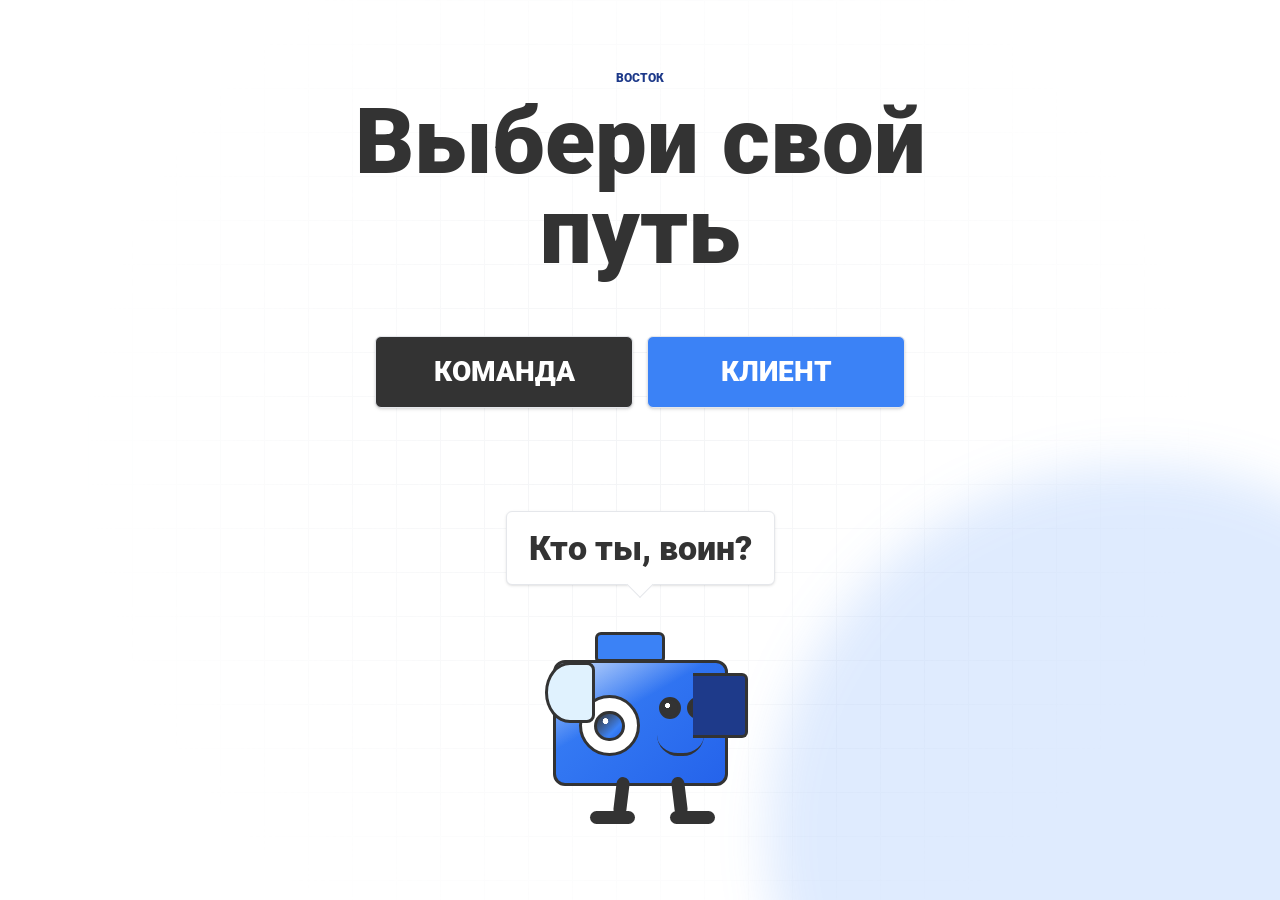
<file: index.html>
<!doctype html>
<html lang="ru">
  <head>
    <meta charset="utf-8">
    <meta name="viewport" content="width=device-width, initial-scale=1">
    <meta name="description" content="Вход в ВОСТОК для команды и клиентов.">
    <title>ВОСТОК</title>
    <link rel="preconnect" href="https://fonts.googleapis.com">
    <link rel="preconnect" href="https://fonts.gstatic.com" crossorigin>
    <link href="https://fonts.googleapis.com/css2?family=Roboto:wght@400;500;700;900&display=swap" rel="stylesheet">
    <link rel="stylesheet" href="styles.css">
  </head>
  <body>
    <main class="entry" aria-labelledby="page-title">
      <section class="entry__panel">
        <p class="entry__eyebrow">ВОСТОК</p>
        <h1 id="page-title">Выбери свой путь</h1>

        <div class="entry__actions" aria-label="Выбор типа входа">
          <a class="choice choice--team" href="crm.html">
            КОМАНДА
          </a>
          <button class="choice choice--client" type="button" data-open-modal="client">
            КЛИЕНТ
          </button>
        </div>
      </section>

      <section class="mascot-zone" aria-label="Маскот видеопродакшна">
        <div class="speech" id="mascot-question">Кто ты, воин?</div>

        <div class="camera-mascot" aria-hidden="true">
          <div class="camera-mascot__top"></div>
          <div class="camera-mascot__body">
            <div class="camera-mascot__lens">
              <span></span>
            </div>
            <div class="camera-mascot__eye camera-mascot__eye--left"></div>
            <div class="camera-mascot__eye camera-mascot__eye--right"></div>
            <div class="camera-mascot__smile"></div>
          </div>
          <div class="camera-mascot__handle"></div>
          <div class="camera-mascot__viewfinder"></div>
          <div class="camera-mascot__leg camera-mascot__leg--left"></div>
          <div class="camera-mascot__leg camera-mascot__leg--right"></div>
          <div class="camera-mascot__foot camera-mascot__foot--left"></div>
          <div class="camera-mascot__foot camera-mascot__foot--right"></div>
        </div>
      </section>
    </main>

    <dialog class="modal" id="client-modal" aria-labelledby="client-title">
      <form class="modal__box" method="dialog" data-form="client">
        <button class="modal__close" type="button" aria-label="Закрыть окно" data-close-modal>
          ×
        </button>
        <p class="modal__eyebrow">Клиентский вход</p>
        <h2 id="client-title">Введите ключ доступа</h2>
        <label class="field">
          <span>Ключ доступа</span>
          <input name="accessKey" type="text" autocomplete="one-time-code" placeholder="Например: VOSTOK-2026">
        </label>
        <button class="modal__submit" type="submit">Продолжить</button>
        <p class="modal__message" role="status" aria-live="polite"></p>
      </form>
    </dialog>

    <script src="script.js"></script>
  </body>
</html>
</file>
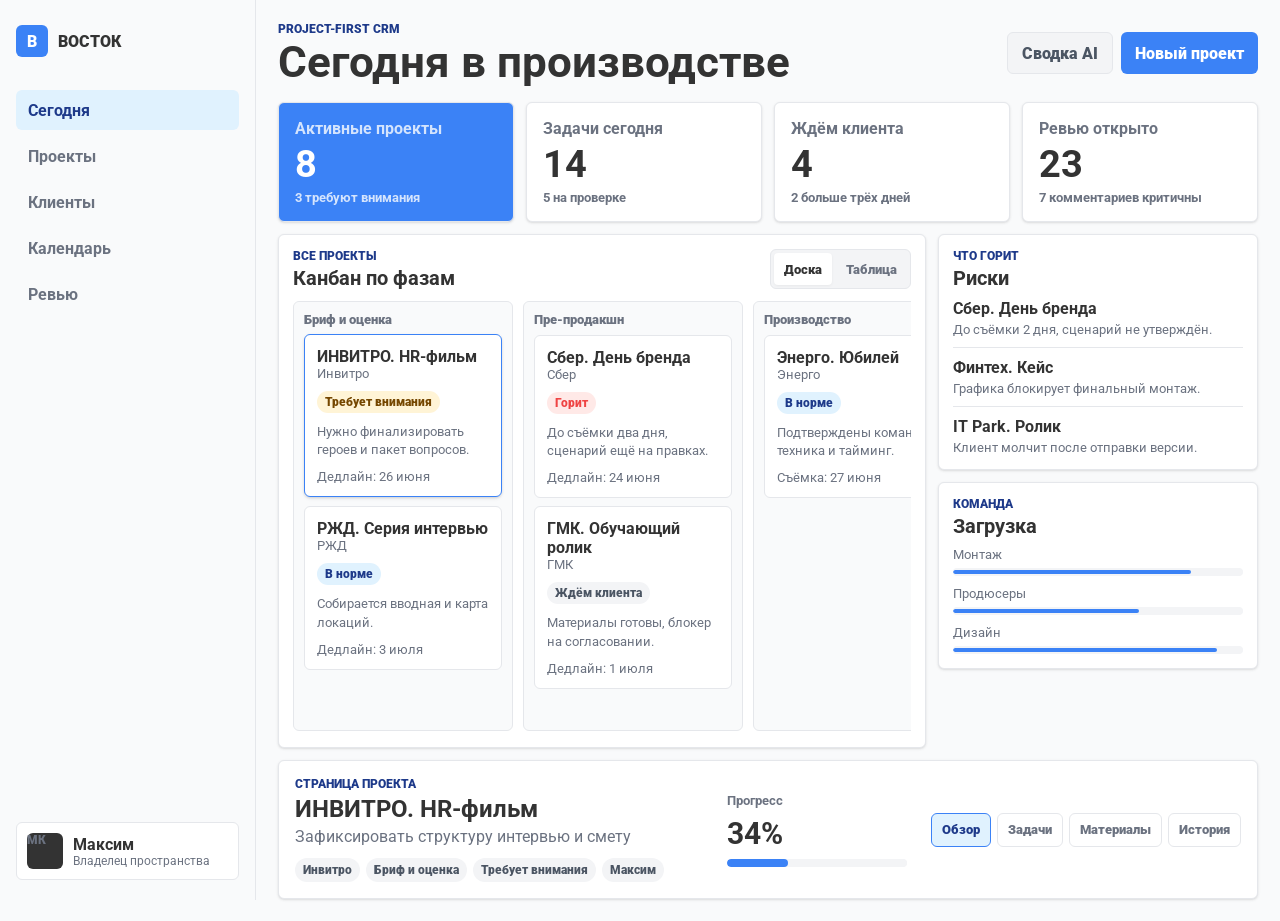
<file: crm.html>
<!doctype html>
<html lang="ru">
  <head>
    <meta charset="utf-8">
    <meta name="viewport" content="width=device-width, initial-scale=1">
    <meta name="description" content="Project-first CRM для видеопродакшна ВОСТОК.">
    <title>ВОСТОК CRM</title>
    <link rel="preconnect" href="https://fonts.googleapis.com">
    <link rel="preconnect" href="https://fonts.gstatic.com" crossorigin>
    <link href="https://fonts.googleapis.com/css2?family=Roboto:wght@400;500;700;900&display=swap" rel="stylesheet">
    <link rel="stylesheet" href="styles.css">
  </head>
  <body class="crm-body">
    <div class="crm-shell">
      <aside class="crm-sidebar" aria-label="Навигация CRM">
        <a class="crm-logo" href="index.html" aria-label="На главную">
          <span class="crm-logo__mark">В</span>
          <span>ВОСТОК</span>
        </a>

        <nav class="crm-nav">
          <button class="crm-nav__item is-active" type="button" data-crm-view="today">
            Сегодня
          </button>
          <button class="crm-nav__item" type="button" data-crm-view="projects">
            Проекты
          </button>
          <button class="crm-nav__item" type="button" data-crm-view="clients">
            Клиенты
          </button>
          <button class="crm-nav__item" type="button" data-crm-view="calendar">
            Календарь
          </button>
          <button class="crm-nav__item" type="button" data-crm-view="review">
            Ревью
          </button>
        </nav>

        <div class="crm-user">
          <span class="crm-user__avatar">МК</span>
          <div>
            <strong>Максим</strong>
            <span>Владелец пространства</span>
          </div>
        </div>
      </aside>

      <main class="crm-main">
        <header class="crm-topbar">
          <div>
            <p class="crm-kicker">Project-first CRM</p>
            <h1>Сегодня в производстве</h1>
          </div>
          <div class="crm-topbar__actions">
            <button class="btn btn--secondary" type="button">Сводка AI</button>
            <button class="btn btn--primary" type="button">Новый проект</button>
          </div>
        </header>

        <section class="crm-view is-active" data-view="today" aria-label="Сегодня">
          <div class="metric-grid">
            <article class="metric-card metric-card--primary">
              <span>Активные проекты</span>
              <strong>8</strong>
              <small>3 требуют внимания</small>
            </article>
            <article class="metric-card">
              <span>Задачи сегодня</span>
              <strong>14</strong>
              <small>5 на проверке</small>
            </article>
            <article class="metric-card">
              <span>Ждём клиента</span>
              <strong>4</strong>
              <small>2 больше трёх дней</small>
            </article>
            <article class="metric-card">
              <span>Ревью открыто</span>
              <strong>23</strong>
              <small>7 комментариев критичны</small>
            </article>
          </div>

          <div class="crm-dashboard">
            <section class="work-section work-section--wide" aria-labelledby="project-board-title">
              <div class="section-head">
                <div>
                  <p class="crm-kicker">Все проекты</p>
                  <h2 id="project-board-title">Канбан по фазам</h2>
                </div>
                <div class="segmented" aria-label="Режим просмотра проектов">
                  <button class="segmented__item is-active" type="button" data-board-mode="board">Доска</button>
                  <button class="segmented__item" type="button" data-board-mode="list">Таблица</button>
                </div>
              </div>

              <div class="project-board" data-board-panel="board">
                <section class="board-lane" aria-label="Бриф и оценка">
                  <h3>Бриф и оценка</h3>
                  <article class="project-card is-selected" tabindex="0" data-project-title="ИНВИТРО. HR-фильм" data-project-client="Инвитро" data-project-phase="Бриф и оценка" data-project-state="Требует внимания" data-project-deadline="26 июня" data-project-owner="Максим" data-project-progress="34" data-project-next="Зафиксировать структуру интервью и смету">
                    <div>
                      <strong>ИНВИТРО. HR-фильм</strong>
                      <span>Инвитро</span>
                    </div>
                    <mark class="status status--warning">Требует внимания</mark>
                    <p>Нужно финализировать героев и пакет вопросов.</p>
                    <small>Дедлайн: 26 июня</small>
                  </article>
                  <article class="project-card" tabindex="0" data-project-title="РЖД. Серия интервью" data-project-client="РЖД" data-project-phase="Бриф и оценка" data-project-state="В норме" data-project-deadline="3 июля" data-project-owner="Катя" data-project-progress="18" data-project-next="Получить список площадок">
                    <div>
                      <strong>РЖД. Серия интервью</strong>
                      <span>РЖД</span>
                    </div>
                    <mark class="status">В норме</mark>
                    <p>Собирается вводная и карта локаций.</p>
                    <small>Дедлайн: 3 июля</small>
                  </article>
                </section>

                <section class="board-lane" aria-label="Пре-продакшн">
                  <h3>Пре-продакшн</h3>
                  <article class="project-card" tabindex="0" data-project-title="Сбер. День бренда" data-project-client="Сбер" data-project-phase="Пре-продакшн" data-project-state="Горит" data-project-deadline="24 июня" data-project-owner="Аня" data-project-progress="52" data-project-next="Утвердить режиссёрский сценарий">
                    <div>
                      <strong>Сбер. День бренда</strong>
                      <span>Сбер</span>
                    </div>
                    <mark class="status status--danger">Горит</mark>
                    <p>До съёмки два дня, сценарий ещё на правках.</p>
                    <small>Дедлайн: 24 июня</small>
                  </article>
                  <article class="project-card" tabindex="0" data-project-title="ГМК. Обучающий ролик" data-project-client="ГМК" data-project-phase="Пре-продакшн" data-project-state="Ждём клиента" data-project-deadline="1 июля" data-project-owner="Дима" data-project-progress="41" data-project-next="Дождаться комментариев юристов">
                    <div>
                      <strong>ГМК. Обучающий ролик</strong>
                      <span>ГМК</span>
                    </div>
                    <mark class="status status--muted">Ждём клиента</mark>
                    <p>Материалы готовы, блокер на согласовании.</p>
                    <small>Дедлайн: 1 июля</small>
                  </article>
                </section>

                <section class="board-lane" aria-label="Производство">
                  <h3>Производство</h3>
                  <article class="project-card" tabindex="0" data-project-title="Энерго. Юбилей" data-project-client="Энерго" data-project-phase="Производство" data-project-state="В норме" data-project-deadline="28 июня" data-project-owner="Максим" data-project-progress="67" data-project-next="Проверить график второго съёмочного дня">
                    <div>
                      <strong>Энерго. Юбилей</strong>
                      <span>Энерго</span>
                    </div>
                    <mark class="status">В норме</mark>
                    <p>Подтверждены команда, техника и тайминг.</p>
                    <small>Съёмка: 27 июня</small>
                  </article>
                </section>

                <section class="board-lane" aria-label="Постпродакшн и ревью">
                  <h3>Пост и ревью</h3>
                  <article class="project-card" tabindex="0" data-project-title="Финтех. Кейс" data-project-client="Финтех" data-project-phase="Внутреннее ревью" data-project-state="Заблокирован" data-project-deadline="25 июня" data-project-owner="Лена" data-project-progress="74" data-project-next="Вернуть графику в монтаж">
                    <div>
                      <strong>Финтех. Кейс</strong>
                      <span>Финтех</span>
                    </div>
                    <mark class="status status--danger">Заблокирован</mark>
                    <p>Нет финальной версии анимационной вставки.</p>
                    <small>Ревью: 9 комментариев</small>
                  </article>
                  <article class="project-card" tabindex="0" data-project-title="IT Park. Ролик" data-project-client="IT Park" data-project-phase="Клиентское согласование" data-project-state="Ждём клиента" data-project-deadline="30 июня" data-project-owner="Саша" data-project-progress="88" data-project-next="Напомнить про финальное утверждение">
                    <div>
                      <strong>IT Park. Ролик</strong>
                      <span>IT Park</span>
                    </div>
                    <mark class="status status--muted">Ждём клиента</mark>
                    <p>Финальная версия отправлена клиенту.</p>
                    <small>Ждём 2 дня</small>
                  </article>
                </section>
              </div>

              <div class="project-table" data-board-panel="list" hidden>
                <div class="table-row table-row--head">
                  <span>Проект</span>
                  <span>Клиент</span>
                  <span>Фаза</span>
                  <span>Состояние</span>
                  <span>Дедлайн</span>
                </div>
                <div class="table-row">
                  <span>ИНВИТРО. HR-фильм</span>
                  <span>Инвитро</span>
                  <span>Бриф и оценка</span>
                  <span>Требует внимания</span>
                  <span>26 июня</span>
                </div>
                <div class="table-row">
                  <span>Сбер. День бренда</span>
                  <span>Сбер</span>
                  <span>Пре-продакшн</span>
                  <span>Горит</span>
                  <span>24 июня</span>
                </div>
                <div class="table-row">
                  <span>Финтех. Кейс</span>
                  <span>Финтех</span>
                  <span>Внутреннее ревью</span>
                  <span>Заблокирован</span>
                  <span>25 июня</span>
                </div>
              </div>
            </section>

            <aside class="right-rail" aria-label="Оперативная сводка">
              <section class="work-section">
                <div class="section-head section-head--compact">
                  <div>
                    <p class="crm-kicker">Что горит</p>
                    <h2>Риски</h2>
                  </div>
                </div>
                <ul class="risk-list">
                  <li>
                    <strong>Сбер. День бренда</strong>
                    <span>До съёмки 2 дня, сценарий не утверждён.</span>
                  </li>
                  <li>
                    <strong>Финтех. Кейс</strong>
                    <span>Графика блокирует финальный монтаж.</span>
                  </li>
                  <li>
                    <strong>IT Park. Ролик</strong>
                    <span>Клиент молчит после отправки версии.</span>
                  </li>
                </ul>
              </section>

              <section class="work-section">
                <div class="section-head section-head--compact">
                  <div>
                    <p class="crm-kicker">Команда</p>
                    <h2>Загрузка</h2>
                  </div>
                </div>
                <div class="load-list">
                  <div>
                    <span>Монтаж</span>
                    <meter min="0" max="100" value="82"></meter>
                  </div>
                  <div>
                    <span>Продюсеры</span>
                    <meter min="0" max="100" value="64"></meter>
                  </div>
                  <div>
                    <span>Дизайн</span>
                    <meter min="0" max="100" value="91"></meter>
                  </div>
                </div>
              </section>
            </aside>
          </div>

          <section class="project-detail" aria-label="Страница проекта">
            <div class="project-detail__summary">
              <p class="crm-kicker">Страница проекта</p>
              <h2 data-detail-title>ИНВИТРО. HR-фильм</h2>
              <p data-detail-next>Зафиксировать структуру интервью и смету</p>
              <div class="detail-meta">
                <span data-detail-client>Инвитро</span>
                <span data-detail-phase>Бриф и оценка</span>
                <span data-detail-state>Требует внимания</span>
                <span data-detail-owner>Максим</span>
              </div>
            </div>
            <div class="progress-block">
              <span>Прогресс</span>
              <strong data-detail-progress>34%</strong>
              <progress max="100" value="34" data-detail-progressbar></progress>
            </div>
            <div class="project-tabs" aria-label="Разделы проекта">
              <button class="project-tabs__item is-active" type="button">Обзор</button>
              <button class="project-tabs__item" type="button">Задачи</button>
              <button class="project-tabs__item" type="button">Материалы</button>
              <button class="project-tabs__item" type="button">История</button>
            </div>
          </section>
        </section>

        <section class="crm-view" data-view="projects" aria-label="Проекты">
          <div class="empty-view">
            <p class="crm-kicker">Все проекты</p>
            <h2>Одна база, много представлений</h2>
            <p>Здесь будут таблица, календарь дедлайнов, таймлайн этапов и группировки по клиентам, продюсерам и людям.</p>
          </div>
        </section>

        <section class="crm-view" data-view="clients" aria-label="Клиенты">
          <div class="client-grid">
            <article class="client-card">
              <strong>Инвитро</strong>
              <span>3 активных проекта</span>
              <p>Следующий шаг: утвердить героев HR-фильма.</p>
            </article>
            <article class="client-card">
              <strong>Сбер</strong>
              <span>1 активный проект</span>
              <p>Следующий шаг: согласовать режиссёрский сценарий.</p>
            </article>
            <article class="client-card">
              <strong>Финтех</strong>
              <span>2 завершённых проекта</span>
              <p>Следующий шаг: закрыть правки по графике.</p>
            </article>
          </div>
        </section>

        <section class="crm-view" data-view="calendar" aria-label="Календарь">
          <div class="calendar-strip">
            <article>
              <span>24 июня</span>
              <strong>Сбер. Сценарий</strong>
              <p>Критический дедлайн</p>
            </article>
            <article>
              <span>26 июня</span>
              <strong>ИНВИТРО. Бриф</strong>
              <p>Фиксация структуры</p>
            </article>
            <article>
              <span>27 июня</span>
              <strong>Энерго. Съёмка</strong>
              <p>Второй съёмочный день</p>
            </article>
          </div>
        </section>

        <section class="crm-view" data-view="review" aria-label="Ревью">
          <div class="review-layout">
            <section class="review-frame" aria-label="Плеер ревью">
              <div class="review-frame__screen">
                <span class="review-frame__play"></span>
                <span class="review-frame__marker review-frame__marker--one"></span>
                <span class="review-frame__marker review-frame__marker--two"></span>
              </div>
              <div class="review-timeline">
                <span></span>
              </div>
            </section>
            <aside class="review-comments">
              <p class="crm-kicker">Media review</p>
              <h2>Комментарии по таймкоду</h2>
              <article>
                <strong>00:18</strong>
                <span>Сократить паузу перед репликой героя.</span>
              </article>
              <article>
                <strong>01:42</strong>
                <span>Заменить титр на формулировку клиента.</span>
              </article>
              <article>
                <strong>02:16</strong>
                <span>Проверить цветокор на крупном плане.</span>
              </article>
            </aside>
          </div>
        </section>
      </main>
    </div>

    <script src="script.js"></script>
  </body>
</html>
</file>
<file: styles.css>
:root {
  --background: oklch(1.0000 0 0);
  --foreground: oklch(0.3211 0 0);
  --card: oklch(1.0000 0 0);
  --card-foreground: oklch(0.3211 0 0);
  --popover: oklch(1.0000 0 0);
  --popover-foreground: oklch(0.3211 0 0);
  --primary: oklch(0.6231 0.1880 259.8145);
  --primary-foreground: oklch(1.0000 0 0);
  --secondary: oklch(0.9670 0.0029 264.5419);
  --secondary-foreground: oklch(0.4461 0.0263 256.8018);
  --muted: oklch(0.9846 0.0017 247.8389);
  --muted-foreground: oklch(0.5510 0.0234 264.3637);
  --accent: oklch(0.9514 0.0250 236.8242);
  --accent-foreground: oklch(0.3791 0.1378 265.5222);
  --destructive: oklch(0.6368 0.2078 25.3313);
  --destructive-foreground: oklch(1.0000 0 0);
  --border: oklch(0.9276 0.0058 264.5313);
  --input: oklch(0.9276 0.0058 264.5313);
  --ring: oklch(0.6231 0.1880 259.8145);
  --chart-1: oklch(0.6231 0.1880 259.8145);
  --chart-2: oklch(0.5461 0.2152 262.8809);
  --chart-3: oklch(0.4882 0.2172 264.3763);
  --chart-4: oklch(0.4244 0.1809 265.6377);
  --chart-5: oklch(0.3791 0.1378 265.5222);
  --sidebar: oklch(0.9846 0.0017 247.8389);
  --sidebar-foreground: oklch(0.3211 0 0);
  --sidebar-primary: oklch(0.6231 0.1880 259.8145);
  --sidebar-primary-foreground: oklch(1.0000 0 0);
  --sidebar-accent: oklch(0.9514 0.0250 236.8242);
  --sidebar-accent-foreground: oklch(0.3791 0.1378 265.5222);
  --sidebar-border: oklch(0.9276 0.0058 264.5313);
  --sidebar-ring: oklch(0.6231 0.1880 259.8145);
  --font-sans: Roboto, ui-sans-serif, sans-serif, system-ui;
  --font-serif: Roboto, ui-sans-serif, sans-serif, system-ui;
  --font-mono: Roboto, ui-sans-serif, sans-serif, system-ui;
  --radius: 0.375rem;
  --shadow-2xs: 0 1px 3px 0 hsl(0 0% 0% / 0.05);
  --shadow-xs: 0 1px 3px 0 hsl(0 0% 0% / 0.05);
  --shadow-sm: 0 1px 3px 0 hsl(0 0% 0% / 0.10), 0 1px 2px -1px hsl(0 0% 0% / 0.10);
  --shadow: 0 1px 3px 0 hsl(0 0% 0% / 0.10), 0 1px 2px -1px hsl(0 0% 0% / 0.10);
  --shadow-md: 0 1px 3px 0 hsl(0 0% 0% / 0.10), 0 2px 4px -1px hsl(0 0% 0% / 0.10);
  --shadow-lg: 0 1px 3px 0 hsl(0 0% 0% / 0.10), 0 4px 6px -1px hsl(0 0% 0% / 0.10);
  --shadow-xl: 0 1px 3px 0 hsl(0 0% 0% / 0.10), 0 8px 10px -1px hsl(0 0% 0% / 0.10);
  --tracking-normal: 0;
  color-scheme: light;
  font-family: var(--font-sans);
}

.dark {
  --background: oklch(0.2046 0 0);
  --foreground: oklch(0.9219 0 0);
  --card: oklch(0.2686 0 0);
  --card-foreground: oklch(0.9219 0 0);
  --popover: oklch(0.2686 0 0);
  --popover-foreground: oklch(0.9219 0 0);
  --secondary: oklch(0.2686 0 0);
  --secondary-foreground: oklch(0.9219 0 0);
  --muted: oklch(0.2393 0 0);
  --muted-foreground: oklch(0.7155 0 0);
  --accent: oklch(0.3791 0.1378 265.5222);
  --accent-foreground: oklch(0.8823 0.0571 254.1284);
  --border: oklch(0.3715 0 0);
  --input: oklch(0.3715 0 0);
  --sidebar: oklch(0.2046 0 0);
  --sidebar-foreground: oklch(0.9219 0 0);
  --sidebar-border: oklch(0.3715 0 0);
  color-scheme: dark;
}

* {
  box-sizing: border-box;
}

html {
  min-height: 100%;
}

body {
  min-height: 100vh;
  margin: 0;
  background: var(--background);
  color: var(--foreground);
  font-family: var(--font-sans);
  letter-spacing: var(--tracking-normal);
}

button,
input,
a {
  font: inherit;
}

button {
  cursor: pointer;
}

a {
  color: inherit;
  text-decoration: none;
}

.entry {
  position: relative;
  display: grid;
  min-height: 100vh;
  align-items: center;
  justify-items: center;
  overflow: hidden;
  padding: clamp(20px, 4vw, 56px);
}

.entry::before {
  position: fixed;
  inset: 0;
  z-index: -1;
  background:
    linear-gradient(var(--border) 1px, transparent 1px),
    linear-gradient(90deg, var(--border) 1px, transparent 1px);
  background-size: 44px 44px;
  content: "";
  opacity: 0.48;
  mask-image: radial-gradient(circle at center, black, transparent 72%);
}

.entry::after {
  position: fixed;
  inset: auto -18vw -24vw auto;
  z-index: -1;
  width: 58vw;
  aspect-ratio: 1;
  border-radius: 999px;
  background: color-mix(in oklch, var(--primary) 16%, transparent);
  content: "";
  filter: blur(24px);
}

.entry__panel {
  width: min(100%, 880px);
  text-align: center;
}

.entry__eyebrow,
.modal__eyebrow,
.crm-kicker {
  margin: 0;
  color: var(--accent-foreground);
  font-size: 12px;
  font-weight: 900;
  letter-spacing: 0;
  text-transform: uppercase;
}

.entry__eyebrow {
  margin-bottom: 12px;
}

h1,
h2,
h3,
p {
  margin-top: 0;
}

.entry h1 {
  max-width: 780px;
  margin: 0 auto;
  color: var(--foreground);
  font-size: clamp(42px, 8vw, 92px);
  font-weight: 900;
  line-height: 0.98;
  letter-spacing: 0;
}

.entry__actions {
  display: grid;
  grid-template-columns: repeat(2, minmax(0, 258px));
  justify-content: center;
  gap: 14px;
  margin-top: clamp(34px, 6vw, 58px);
}

.choice {
  display: grid;
  min-height: 72px;
  place-items: center;
  border: 1px solid var(--border);
  border-radius: var(--radius);
  color: var(--primary-foreground);
  font-size: clamp(18px, 2.6vw, 28px);
  font-weight: 900;
  letter-spacing: 0;
  box-shadow: var(--shadow-md);
  transform: translateY(0);
  transition:
    border-color 160ms ease,
    background 160ms ease,
    color 160ms ease,
    transform 160ms ease;
}

.choice:hover {
  border-color: var(--ring);
  transform: translateY(-2px);
}

.choice:active {
  transform: translateY(0);
}

.choice:focus-visible,
.modal__close:focus-visible,
.modal__submit:focus-visible,
.btn:focus-visible,
.crm-nav__item:focus-visible,
.segmented__item:focus-visible,
.project-tabs__item:focus-visible,
.project-card:focus-visible,
input:focus-visible {
  outline: 3px solid var(--ring);
  outline-offset: 3px;
}

.choice--team {
  background: var(--foreground);
}

.choice--team:hover {
  background: oklch(0.2500 0 0);
}

.choice--client {
  background: var(--primary);
}

.choice--client:hover {
  background: var(--chart-2);
}

.mascot-zone {
  display: grid;
  justify-items: center;
  margin-top: clamp(38px, 7vh, 76px);
}

.speech {
  position: relative;
  max-width: min(88vw, 360px);
  padding: 16px 22px;
  border: 1px solid var(--border);
  border-radius: var(--radius);
  background: var(--card);
  box-shadow: var(--shadow-sm);
  color: var(--card-foreground);
  font-size: clamp(22px, 4.8vw, 34px);
  font-weight: 900;
  letter-spacing: 0;
}

.speech::after {
  position: absolute;
  bottom: -10px;
  left: 50%;
  width: 18px;
  height: 18px;
  border-right: 1px solid var(--border);
  border-bottom: 1px solid var(--border);
  background: var(--card);
  content: "";
  transform: translateX(-50%) rotate(45deg);
}

.camera-mascot {
  position: relative;
  width: min(58vw, 250px);
  height: min(51vw, 216px);
  margin-top: 28px;
  animation: floaty 4s ease-in-out infinite;
}

.camera-mascot__body {
  position: absolute;
  right: 15%;
  bottom: 20%;
  width: 70%;
  height: 58%;
  border: 3px solid var(--foreground);
  border-radius: calc(var(--radius) * 2);
  background:
    linear-gradient(150deg, rgba(255, 255, 255, 0.72), transparent 40%),
    linear-gradient(135deg, var(--primary), var(--chart-2));
}

.camera-mascot__top {
  position: absolute;
  right: 40%;
  bottom: 77%;
  width: 28%;
  height: 14%;
  border: 3px solid var(--foreground);
  border-radius: var(--radius) var(--radius) 4px 4px;
  background: var(--chart-1);
}

.camera-mascot__handle {
  position: absolute;
  right: 7%;
  bottom: 42%;
  width: 22%;
  height: 30%;
  border: 3px solid var(--foreground);
  border-left: 0;
  border-radius: 0 var(--radius) var(--radius) 0;
  background: var(--chart-5);
}

.camera-mascot__viewfinder {
  position: absolute;
  right: 68%;
  bottom: 49%;
  width: 20%;
  height: 28%;
  border: 3px solid var(--foreground);
  border-radius: 50% 8px 8px 50%;
  background: var(--accent);
}

.camera-mascot__lens {
  position: absolute;
  left: 14%;
  top: 27%;
  display: grid;
  width: 36%;
  aspect-ratio: 1;
  place-items: center;
  border: 3px solid var(--foreground);
  border-radius: 50%;
  background: var(--popover);
}

.camera-mascot__lens span {
  width: 56%;
  aspect-ratio: 1;
  border: 3px solid var(--foreground);
  border-radius: 50%;
  background:
    radial-gradient(circle at 34% 30%, var(--primary-foreground) 0 12%, transparent 13%),
    linear-gradient(135deg, var(--foreground), var(--primary) 68%, var(--chart-2));
}

.camera-mascot__eye {
  position: absolute;
  top: 28%;
  width: 13%;
  aspect-ratio: 1;
  border: 3px solid var(--foreground);
  border-radius: 50%;
  background:
    radial-gradient(circle at 35% 35%, var(--primary-foreground) 0 16%, transparent 17%),
    var(--foreground);
  animation: blink 4.4s infinite;
}

.camera-mascot__eye--left {
  right: 26%;
}

.camera-mascot__eye--right {
  right: 9%;
}

.camera-mascot__smile {
  position: absolute;
  right: 12%;
  bottom: 22%;
  width: 28%;
  height: 18%;
  border-bottom: 3px solid var(--foreground);
  border-radius: 0 0 40px 40px;
}

.camera-mascot__leg,
.camera-mascot__foot {
  position: absolute;
  background: var(--foreground);
}

.camera-mascot__leg {
  bottom: 6%;
  width: 5%;
  height: 18%;
  border-radius: 999px;
}

.camera-mascot__leg--left {
  left: 40%;
  transform: rotate(7deg);
}

.camera-mascot__leg--right {
  right: 32%;
  transform: rotate(-7deg);
}

.camera-mascot__foot {
  bottom: 2%;
  width: 18%;
  height: 6%;
  border-radius: 999px;
}

.camera-mascot__foot--left {
  left: 30%;
}

.camera-mascot__foot--right {
  right: 20%;
}

.modal {
  width: min(92vw, 430px);
  padding: 0;
  border: 0;
  border-radius: var(--radius);
  background: transparent;
}

.modal::backdrop {
  background: rgba(13, 18, 24, 0.48);
  backdrop-filter: blur(8px);
}

.modal__box {
  position: relative;
  display: grid;
  gap: 16px;
  padding: 28px;
  border: 1px solid var(--border);
  border-radius: var(--radius);
  background: var(--popover);
  box-shadow: var(--shadow-xl);
  color: var(--popover-foreground);
}

.modal__eyebrow {
  margin-bottom: -4px;
}

.modal__box h2 {
  margin: 0 34px 4px 0;
  font-size: 29px;
  font-weight: 900;
  line-height: 1.1;
  letter-spacing: 0;
}

.modal__close {
  position: absolute;
  top: 14px;
  right: 14px;
  display: grid;
  width: 38px;
  height: 38px;
  place-items: center;
  border: 1px solid var(--border);
  border-radius: var(--radius);
  background: var(--card);
  color: var(--foreground);
  font-size: 28px;
  line-height: 1;
}

.field {
  display: grid;
  gap: 8px;
  color: var(--muted-foreground);
  font-size: 14px;
  font-weight: 700;
}

.field input {
  width: 100%;
  min-height: 52px;
  border: 1px solid var(--border);
  border-radius: var(--radius);
  background: var(--input);
  color: var(--foreground);
  padding: 0 14px;
}

.field input::placeholder {
  color: color-mix(in oklch, var(--foreground) 42%, transparent);
}

.modal__submit,
.btn {
  min-height: 42px;
  border: 0;
  border-radius: var(--radius);
  font-weight: 900;
}

.modal__submit,
.btn--primary {
  background: var(--primary);
  color: var(--primary-foreground);
}

.modal__submit:hover,
.btn--primary:hover {
  background: var(--chart-2);
}

.btn--secondary {
  border: 1px solid var(--border);
  background: var(--secondary);
  color: var(--secondary-foreground);
}

.modal__message {
  min-height: 20px;
  margin: 0;
  color: var(--accent-foreground);
  font-size: 13px;
  font-weight: 700;
}

.crm-body {
  min-height: 100vh;
  background: var(--muted);
}

.crm-shell {
  display: grid;
  grid-template-columns: 256px minmax(0, 1fr);
  min-height: 100vh;
}

.crm-sidebar {
  position: sticky;
  top: 0;
  display: flex;
  height: 100vh;
  flex-direction: column;
  border-right: 1px solid var(--sidebar-border);
  background: var(--sidebar);
  color: var(--sidebar-foreground);
  padding: 20px 16px;
}

.crm-logo {
  display: flex;
  align-items: center;
  gap: 10px;
  min-height: 42px;
  font-weight: 900;
}

.crm-logo__mark {
  display: grid;
  width: 32px;
  height: 32px;
  place-items: center;
  border-radius: var(--radius);
  background: var(--sidebar-primary);
  color: var(--sidebar-primary-foreground);
  font-size: 16px;
}

.crm-nav {
  display: grid;
  gap: 6px;
  margin-top: 28px;
}

.crm-nav__item {
  width: 100%;
  min-height: 40px;
  border: 0;
  border-radius: var(--radius);
  background: transparent;
  color: var(--muted-foreground);
  padding: 0 12px;
  text-align: left;
  font-weight: 700;
}

.crm-nav__item:hover,
.crm-nav__item.is-active {
  background: var(--sidebar-accent);
  color: var(--sidebar-accent-foreground);
}

.crm-user {
  display: flex;
  align-items: center;
  gap: 10px;
  margin-top: auto;
  border: 1px solid var(--border);
  border-radius: var(--radius);
  background: var(--card);
  padding: 10px;
}

.crm-user__avatar {
  display: grid;
  width: 36px;
  height: 36px;
  flex: 0 0 auto;
  place-items: center;
  border-radius: var(--radius);
  background: var(--foreground);
  color: var(--background);
  font-size: 12px;
  font-weight: 900;
}

.crm-user strong,
.crm-user span {
  display: block;
}

.crm-user span {
  color: var(--muted-foreground);
  font-size: 12px;
}

.crm-main {
  display: grid;
  gap: 18px;
  min-width: 0;
  padding: 22px;
}

.crm-topbar {
  display: flex;
  align-items: center;
  justify-content: space-between;
  gap: 16px;
  min-width: 0;
}

.crm-topbar h1 {
  margin: 4px 0 0;
  font-size: clamp(28px, 4vw, 44px);
  line-height: 1;
  letter-spacing: 0;
}

.crm-topbar__actions {
  display: flex;
  flex-wrap: wrap;
  gap: 8px;
  justify-content: flex-end;
}

.btn {
  padding: 0 14px;
}

.crm-view {
  display: none;
}

.crm-view.is-active {
  display: block;
}

.metric-grid {
  display: grid;
  grid-template-columns: repeat(4, minmax(0, 1fr));
  gap: 12px;
}

.metric-card,
.work-section,
.project-detail,
.client-card,
.empty-view,
.calendar-strip article,
.review-comments,
.review-frame {
  border: 1px solid var(--border);
  border-radius: var(--radius);
  background: var(--card);
  color: var(--card-foreground);
  box-shadow: var(--shadow-sm);
}

.metric-card {
  display: grid;
  gap: 8px;
  min-height: 116px;
  padding: 16px;
}

.metric-card span,
.metric-card small {
  color: var(--muted-foreground);
  font-weight: 700;
}

.metric-card strong {
  font-size: 38px;
  line-height: 0.95;
}

.metric-card--primary {
  background: var(--primary);
  color: var(--primary-foreground);
}

.metric-card--primary span,
.metric-card--primary small {
  color: color-mix(in oklch, var(--primary-foreground) 78%, transparent);
}

.crm-dashboard {
  display: grid;
  grid-template-columns: minmax(0, 1fr) 320px;
  gap: 12px;
  margin-top: 12px;
}

.work-section {
  min-width: 0;
  padding: 14px;
}

.section-head {
  display: flex;
  align-items: center;
  justify-content: space-between;
  gap: 12px;
  margin-bottom: 12px;
}

.section-head h2 {
  margin: 4px 0 0;
  font-size: 20px;
  line-height: 1.1;
}

.section-head--compact {
  margin-bottom: 10px;
}

.segmented {
  display: inline-flex;
  gap: 4px;
  border: 1px solid var(--border);
  border-radius: var(--radius);
  background: var(--secondary);
  padding: 3px;
}

.segmented__item {
  min-height: 32px;
  border: 0;
  border-radius: calc(var(--radius) - 2px);
  background: transparent;
  color: var(--muted-foreground);
  padding: 0 10px;
  font-size: 13px;
  font-weight: 900;
}

.segmented__item.is-active {
  background: var(--card);
  color: var(--foreground);
  box-shadow: var(--shadow-2xs);
}

.project-board {
  display: grid;
  grid-template-columns: repeat(4, minmax(220px, 1fr));
  gap: 10px;
  overflow-x: auto;
  padding-bottom: 2px;
}

.board-lane {
  display: grid;
  align-content: start;
  gap: 8px;
  min-height: 430px;
  border: 1px solid var(--border);
  border-radius: var(--radius);
  background: var(--muted);
  padding: 10px;
}

.board-lane h3 {
  margin: 0;
  color: var(--muted-foreground);
  font-size: 13px;
  font-weight: 900;
}

.project-card {
  display: grid;
  gap: 10px;
  border: 1px solid var(--border);
  border-radius: var(--radius);
  background: var(--card);
  padding: 12px;
  text-align: left;
  transition:
    border-color 160ms ease,
    box-shadow 160ms ease,
    transform 160ms ease;
}

.project-card:hover,
.project-card.is-selected {
  border-color: var(--ring);
  box-shadow: var(--shadow-md);
  transform: translateY(-1px);
}

.project-card strong,
.project-card span,
.project-card small {
  display: block;
}

.project-card span,
.project-card small,
.project-card p {
  color: var(--muted-foreground);
  font-size: 13px;
}

.project-card p {
  margin: 0;
  line-height: 1.4;
}

.status {
  width: fit-content;
  border-radius: 999px;
  background: var(--accent);
  color: var(--accent-foreground);
  padding: 4px 8px;
  font-size: 12px;
  font-weight: 900;
}

.status--warning {
  background: oklch(0.9680 0.0410 88.0000);
  color: oklch(0.4400 0.1100 75.0000);
}

.status--danger {
  background: color-mix(in oklch, var(--destructive) 13%, white);
  color: var(--destructive);
}

.status--muted {
  background: var(--secondary);
  color: var(--secondary-foreground);
}

.project-table {
  overflow: auto;
  border: 1px solid var(--border);
  border-radius: var(--radius);
}

.table-row {
  display: grid;
  grid-template-columns: 1.4fr 0.7fr 1fr 1fr 0.7fr;
  min-width: 760px;
  border-top: 1px solid var(--border);
}

.table-row:first-child {
  border-top: 0;
}

.table-row span {
  padding: 12px;
  font-size: 13px;
}

.table-row--head {
  background: var(--muted);
  color: var(--muted-foreground);
  font-weight: 900;
}

.right-rail {
  display: grid;
  align-content: start;
  gap: 12px;
}

.risk-list,
.load-list {
  display: grid;
  gap: 10px;
  margin: 0;
  padding: 0;
  list-style: none;
}

.risk-list li {
  display: grid;
  gap: 4px;
  border-top: 1px solid var(--border);
  padding-top: 10px;
}

.risk-list li:first-child {
  border-top: 0;
  padding-top: 0;
}

.risk-list span,
.load-list span {
  color: var(--muted-foreground);
  font-size: 13px;
}

.load-list div {
  display: grid;
  gap: 6px;
}

meter,
progress {
  width: 100%;
  height: 8px;
  overflow: hidden;
  border: 0;
  border-radius: 999px;
  background: var(--secondary);
}

meter::-webkit-meter-bar {
  border: 0;
  border-radius: 999px;
  background: var(--secondary);
}

meter::-webkit-meter-optimum-value,
progress::-webkit-progress-value {
  border-radius: 999px;
  background: var(--primary);
}

progress::-webkit-progress-bar {
  border-radius: 999px;
  background: var(--secondary);
}

.project-detail {
  display: grid;
  grid-template-columns: minmax(0, 1fr) 180px 320px;
  gap: 14px;
  align-items: center;
  margin-top: 12px;
  padding: 16px;
}

.project-detail h2 {
  margin: 4px 0;
  font-size: 24px;
}

.project-detail__summary p:last-of-type {
  margin-bottom: 0;
  color: var(--muted-foreground);
}

.detail-meta {
  display: flex;
  flex-wrap: wrap;
  gap: 6px;
  margin-top: 12px;
}

.detail-meta span {
  border-radius: 999px;
  background: var(--secondary);
  color: var(--secondary-foreground);
  padding: 5px 8px;
  font-size: 12px;
  font-weight: 900;
}

.progress-block {
  display: grid;
  gap: 8px;
}

.progress-block span {
  color: var(--muted-foreground);
  font-size: 13px;
  font-weight: 700;
}

.progress-block strong {
  font-size: 30px;
}

.project-tabs {
  display: flex;
  flex-wrap: wrap;
  gap: 6px;
  justify-content: flex-end;
}

.project-tabs__item {
  min-height: 34px;
  border: 1px solid var(--border);
  border-radius: var(--radius);
  background: var(--card);
  color: var(--muted-foreground);
  padding: 0 10px;
  font-size: 13px;
  font-weight: 900;
}

.project-tabs__item.is-active {
  border-color: var(--ring);
  background: var(--accent);
  color: var(--accent-foreground);
}

.empty-view,
.client-grid,
.calendar-strip,
.review-layout {
  margin-top: 12px;
}

.empty-view {
  max-width: 720px;
  padding: 22px;
}

.empty-view h2 {
  margin: 4px 0 8px;
  font-size: 30px;
}

.empty-view p {
  margin-bottom: 0;
  color: var(--muted-foreground);
  line-height: 1.6;
}

.client-grid {
  display: grid;
  grid-template-columns: repeat(3, minmax(0, 1fr));
  gap: 12px;
}

.client-card {
  display: grid;
  gap: 8px;
  padding: 16px;
}

.client-card strong {
  font-size: 22px;
}

.client-card span,
.client-card p {
  color: var(--muted-foreground);
}

.client-card p {
  margin: 0;
  line-height: 1.5;
}

.calendar-strip {
  display: grid;
  grid-template-columns: repeat(3, minmax(0, 1fr));
  gap: 12px;
}

.calendar-strip article {
  display: grid;
  gap: 8px;
  padding: 16px;
}

.calendar-strip span {
  color: var(--accent-foreground);
  font-weight: 900;
}

.calendar-strip p {
  margin: 0;
  color: var(--muted-foreground);
}

.review-layout {
  display: grid;
  grid-template-columns: minmax(0, 1.35fr) minmax(280px, 0.65fr);
  gap: 12px;
}

.review-frame {
  padding: 14px;
}

.review-frame__screen {
  position: relative;
  min-height: 420px;
  overflow: hidden;
  border-radius: var(--radius);
  background:
    linear-gradient(135deg, rgba(255, 255, 255, 0.18), transparent 34%),
    linear-gradient(160deg, var(--chart-5), var(--chart-3) 52%, var(--primary));
}

.review-frame__screen::before {
  position: absolute;
  inset: 34px 10% auto;
  height: 46%;
  border: 1px solid rgba(255, 255, 255, 0.22);
  border-radius: var(--radius);
  background:
    linear-gradient(90deg, transparent 0 12%, rgba(255, 255, 255, 0.13) 12% 13%, transparent 13%),
    linear-gradient(180deg, rgba(255, 255, 255, 0.20), transparent);
  content: "";
}

.review-frame__play {
  position: absolute;
  left: 50%;
  top: 50%;
  width: 64px;
  height: 64px;
  border-radius: 999px;
  background: rgba(255, 255, 255, 0.92);
  transform: translate(-50%, -50%);
}

.review-frame__play::after {
  position: absolute;
  left: 25px;
  top: 20px;
  width: 0;
  height: 0;
  border-bottom: 12px solid transparent;
  border-left: 18px solid var(--primary);
  border-top: 12px solid transparent;
  content: "";
}

.review-frame__marker {
  position: absolute;
  width: 16px;
  height: 16px;
  border: 3px solid #fff;
  border-radius: 999px;
  background: var(--destructive);
}

.review-frame__marker--one {
  right: 23%;
  top: 32%;
}

.review-frame__marker--two {
  left: 28%;
  bottom: 29%;
}

.review-timeline {
  height: 8px;
  margin-top: 12px;
  border-radius: 999px;
  background: var(--secondary);
}

.review-timeline span {
  display: block;
  width: 63%;
  height: 100%;
  border-radius: inherit;
  background: var(--primary);
}

.review-comments {
  display: grid;
  align-content: start;
  gap: 10px;
  padding: 16px;
}

.review-comments h2 {
  margin: 4px 0 6px;
}

.review-comments article {
  display: grid;
  gap: 4px;
  border-top: 1px solid var(--border);
  padding-top: 10px;
}

.review-comments article:first-of-type {
  border-top: 0;
  padding-top: 0;
}

.review-comments strong {
  color: var(--accent-foreground);
}

.review-comments span {
  color: var(--muted-foreground);
}

@keyframes floaty {
  0%,
  100% {
    transform: translateY(0) rotate(-1deg);
  }

  50% {
    transform: translateY(-8px) rotate(1deg);
  }
}

@keyframes blink {
  0%,
  92%,
  100% {
    transform: scaleY(1);
  }

  95% {
    transform: scaleY(0.1);
  }
}

@media (max-width: 1180px) {
  .crm-shell {
    grid-template-columns: 220px minmax(0, 1fr);
  }

  .metric-grid {
    grid-template-columns: repeat(2, minmax(0, 1fr));
  }

  .crm-dashboard,
  .review-layout {
    grid-template-columns: 1fr;
  }

  .project-detail {
    grid-template-columns: 1fr;
  }

  .project-tabs {
    justify-content: flex-start;
  }
}

@media (max-width: 820px) {
  .crm-shell {
    grid-template-columns: 1fr;
  }

  .crm-sidebar {
    position: static;
    height: auto;
    border-bottom: 1px solid var(--border);
    border-right: 0;
  }

  .crm-nav {
    grid-auto-flow: column;
    grid-auto-columns: max-content;
    overflow-x: auto;
  }

  .crm-user {
    display: none;
  }

  .crm-topbar {
    align-items: flex-start;
    flex-direction: column;
  }

  .crm-topbar__actions {
    justify-content: flex-start;
  }

  .client-grid,
  .calendar-strip {
    grid-template-columns: 1fr;
  }

  .review-frame__screen {
    min-height: 300px;
  }
}

@media (max-width: 640px) {
  .entry {
    align-content: center;
    padding: 22px 16px;
  }

  .entry__actions {
    grid-template-columns: minmax(0, 1fr);
    width: min(100%, 360px);
  }

  .choice {
    min-height: 66px;
  }

  .modal__box {
    padding: 24px 20px;
  }

  .crm-main {
    padding: 16px;
  }

  .metric-grid {
    grid-template-columns: 1fr;
  }

  .section-head {
    align-items: flex-start;
    flex-direction: column;
  }
}

@media (prefers-reduced-motion: reduce) {
  *,
  *::before,
  *::after {
    scroll-behavior: auto !important;
    transition-duration: 0.01ms !important;
    animation-duration: 0.01ms !important;
    animation-iteration-count: 1 !important;
  }
}
</file>
